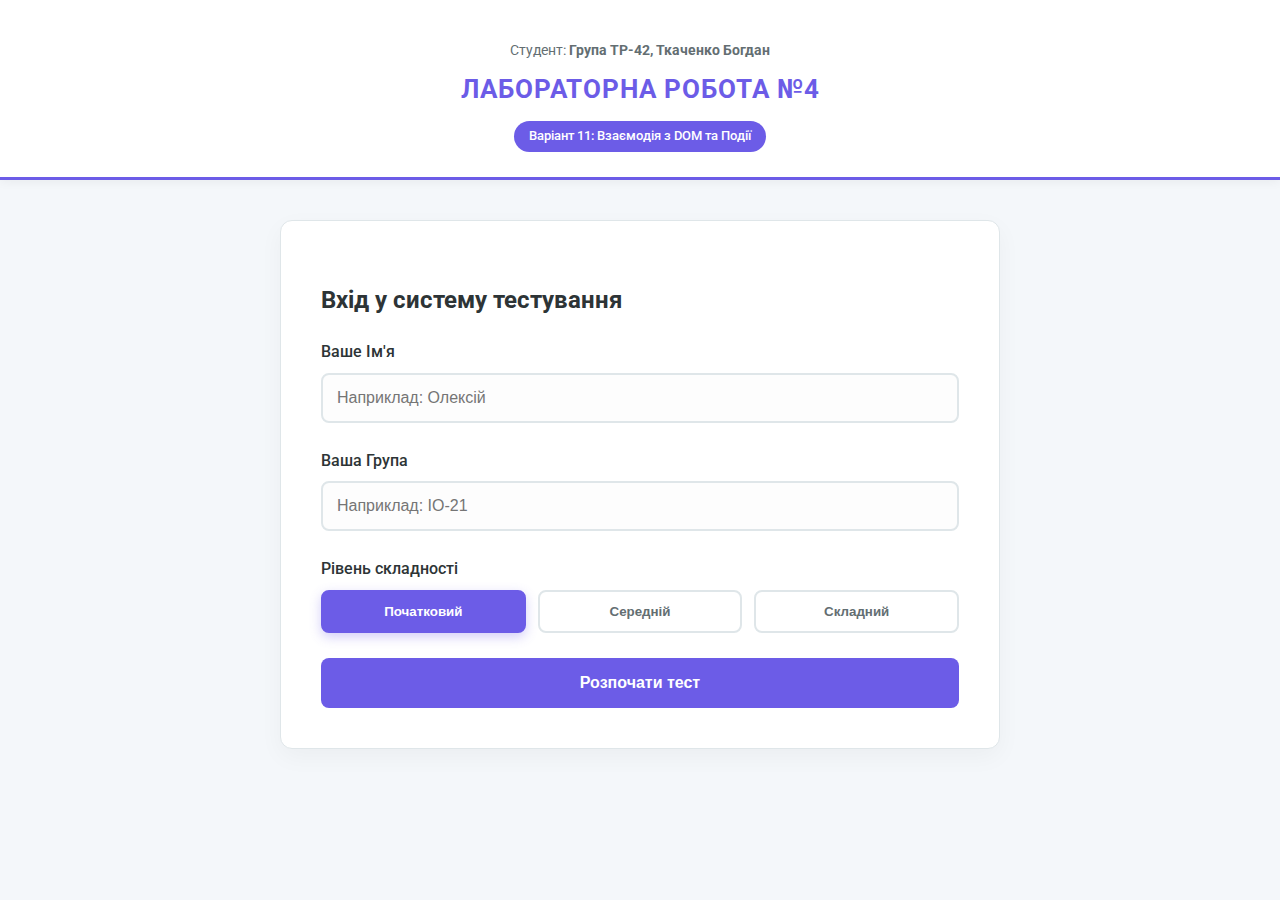
<file: lab4new/index.html>
<!DOCTYPE html>
<html lang="uk">
<head>
    <meta charset="UTF-8">
    <meta name="viewport" content="width=device-width, initial-scale=1.0">
    <title>Тест</title>
    <link href="https://fonts.googleapis.com/css2?family=Roboto:wght@300;400;500;700&display=swap" rel="stylesheet">
    <link rel="stylesheet" href="style.css">
</head>
<body>

    <header>
        <div class="header-content">
            <p class="student-info">Студент: <strong>Група ТР-42, Ткаченко Богдан</strong></p>
            <h1>Лабораторна робота №4</h1>
            <div class="variant-badge">Варіант 11: Взаємодія з DOM та Події</div>
        </div>
    </header>

    <main class="container">
        <section id="start-screen" class="card fade-in">
            <h2>Вхід у систему тестування</h2>
            <form id="start-form">
                <div class="form-group">
                    <label for="userName">Ваше Ім'я</label>
                    <input type="text" id="userName" name="userName" placeholder="Наприклад: Олексій" required minlength="2">
                    <span class="error-msg" id="error-name"></span>
                </div>

                <div class="form-group">
                    <label for="userGroup">Ваша Група</label>
                    <input type="text" id="userGroup" name="userGroup" placeholder="Наприклад: ІО-21" required>
                    <span class="error-msg" id="error-group"></span>
                </div>

                <div class="form-group">
                    <label>Рівень складності</label>
                    <div class="level-selector">
                        <button type="button" class="level-btn active" data-level="easy">Початковий</button>
                        <button type="button" class="level-btn" data-level="medium">Середній</button>
                        <button type="button" class="level-btn" data-level="hard">Складний</button>
                    </div>
                </div>

                <button type="submit" class="primary-btn">Розпочати тест</button>
            </form>
        </section>

        <section id="quiz-screen" class="card hidden">
            <div class="quiz-header">
                <span class="badge" id="display-level">Рівень</span>
                <span class="timer">Питання: <span id="progress-text">1/10</span></span>
            </div>
            
            <div id="questions-container">
                </div>

            <button id="finish-btn" class="primary-btn finish-btn">Завершити тест</button>
        </section>

        <section id="result-screen" class="card hidden">
            <div class="result-content">
                <div class="icon-success">🎓</div>
                <h2>Тестування завершено!</h2>
                <div class="score-display">
                    <span id="final-score">0</span> / <span id="max-score">0</span>
                </div>
                <div class="user-summary">
                    <p><span id="res-name">User</span> (<span id="res-group">Group</span>)</p>
                    <p id="storage-status" class="status-text"></p>
                </div>
                <button onclick="location.reload()" class="secondary-btn">Спробувати ще раз</button>
            </div>
        </section>
    </main>

    <script src="script.js"></script>
</body>
</html>
</file>
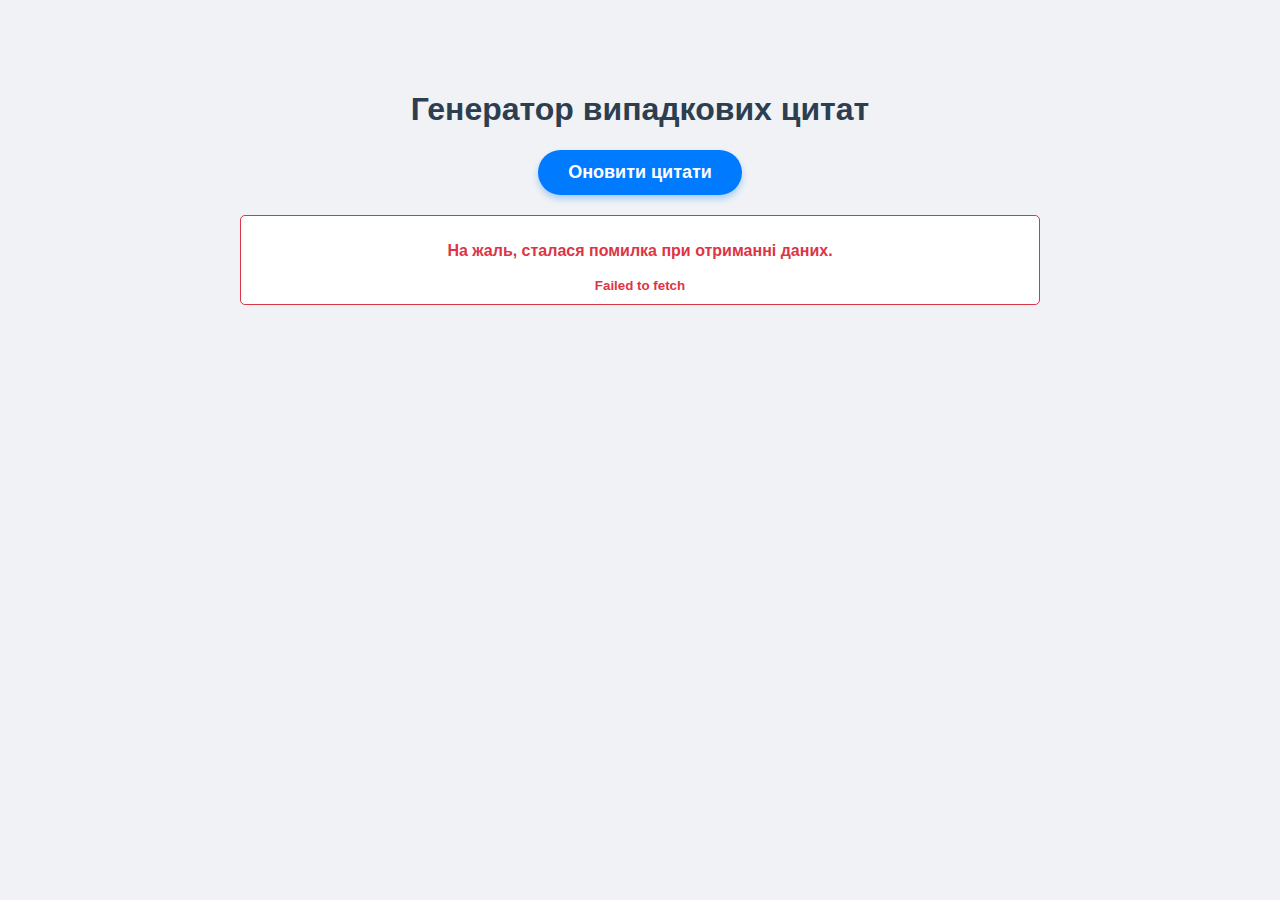
<file: lab5/index.html>
<!DOCTYPE html>
<html lang="uk">
<head>
    <meta charset="UTF-8">
    <meta name="viewport" content="width=device-width, initial-scale=1.0">
    <title>Варіант 1: Генератор цитат</title>
    <style>
        body {
            font-family: 'Segoe UI', Tahoma, Geneva, Verdana, sans-serif;
            max-width: 800px;
            margin: 50px auto;
            padding: 20px;
            background-color: #f0f2f5;
            color: #333;
        }
        h1 {
            text-align: center;
            color: #2c3e50;
        }
        .loading { color: #666; font-style: italic; text-align: center; }
        .error { color: #dc3545; font-weight: bold; text-align: center; border: 1px solid #dc3545; padding: 10px; border-radius: 5px; background: #fff; }
        
        .quotes-grid {
            display: flex;
            flex-direction: column;
            gap: 20px;
            margin-top: 30px;
        }

        .card {
            background: white;
            border-left: 5px solid #007bff;
            padding: 20px;
            border-radius: 8px;
            box-shadow: 0 4px 6px rgba(0,0,0,0.1);
            transition: transform 0.2s;
        }

        .card:hover {
            transform: translateY(-3px);
        }

        .card blockquote {
            margin: 0;
            font-size: 1.2em;
            font-style: italic;
            color: #444;
            line-height: 1.5;
        }

        .card blockquote::before {
            content: "«";
            font-size: 2em;
            color: #007bff;
            vertical-align: sub;
            margin-right: 5px;
        }

        .card .author {
            margin-top: 15px;
            text-align: right;
            font-weight: bold;
            color: #555;
            font-size: 0.95em;
        }
        
        .card .author::before {
            content: "— ";
        }

        .controls {
            display: flex;
            justify-content: center;
            margin-bottom: 20px;
        }

        button {
            background: #007bff;
            color: white;
            border: none;
            padding: 12px 30px;
            border-radius: 25px;
            cursor: pointer;
            font-size: 18px;
            font-weight: bold;
            box-shadow: 0 4px 6px rgba(0,123,255,0.3);
            transition: background 0.3s;
        }

        button:hover { background: #0056b3; }
        button:disabled { background: #ccc; cursor: not-allowed; }

    </style>
</head>
<body>

    <h1>Генератор випадкових цитат</h1>

    <div class="controls">
        <button id="loadBtn">Оновити цитати</button>
    </div>

    <div id="result"></div>

    <script>
        const loadBtn = document.getElementById('loadBtn');
        const resultDiv = document.getElementById('result');

        // ВИКОРИСТОВУЄМО БІЛЬШ СТАБІЛЬНИЙ API (DummyJSON)
        // Замість api.quotable.io, який часто не працює
        const API_URL = 'https://dummyjson.com/quotes?limit=5';

        async function loadData() {
            resultDiv.innerHTML = '<p class="loading">Завантаження...</p>';
            loadBtn.disabled = true;

            try {
                // 1. Робимо запит
                const response = await fetch(API_URL);

                if (!response.ok) {
                    throw new Error(`HTTP помилка! Статус: ${response.status}`);
                }

                // 2. Отримуємо JSON
                const data = await response.json();
                
                // 3. DummyJSON повертає об'єкт { quotes: [...] }, тому беремо data.quotes
                renderQuotes(data.quotes);

            } catch (error) {
                resultDiv.innerHTML = `
                    <div class="error">
                        <p>На жаль, сталася помилка при отриманні даних.</p>
                        <small>${error.message}</small>
                    </div>
                `;
            } finally {
                loadBtn.disabled = false;
            }
        }

        function renderQuotes(quotesList) {
            if (!quotesList || quotesList.length === 0) {
                resultDiv.innerHTML = '<p>Цитат не знайдено.</p>';
                return;
            }

            // У DummyJSON поля називаються 'quote' та 'author'
            const quotesHTML = quotesList.map(item => `
                <div class="card">
                    <blockquote>${item.quote}</blockquote>
                    <div class="author">${item.author}</div>
                </div>
            `).join('');

            resultDiv.innerHTML = `<div class="quotes-grid">${quotesHTML}</div>`;
        }

        loadBtn.addEventListener('click', loadData);
        loadData();
    </script>
</body>
</html>
</file>
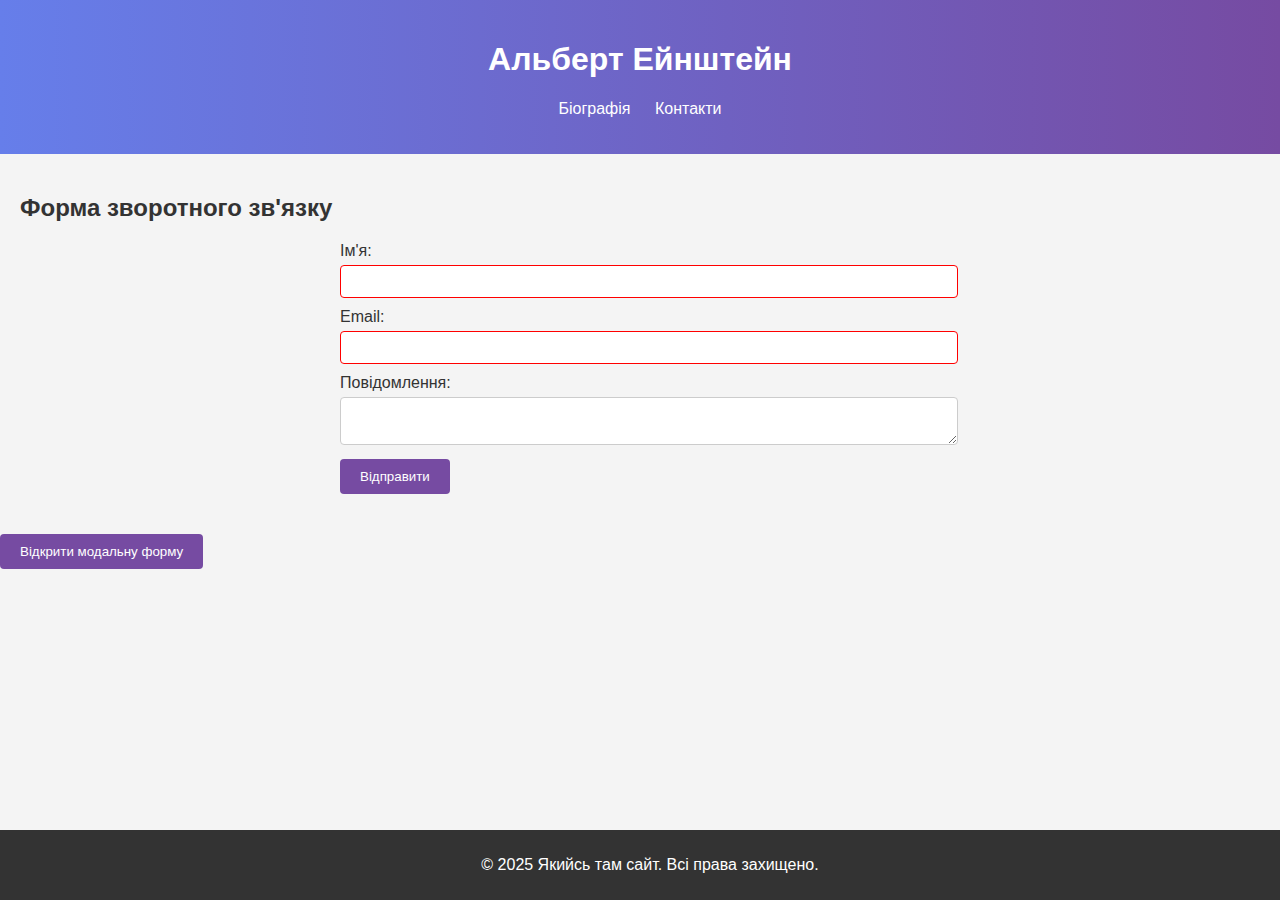
<file: lab1/contact.html>
<!DOCTYPE html>
<html lang="uk">
<head>
    <meta charset="UTF-8">
    <meta name="viewport" content="width=device-width, initial-scale=1.0">
    <meta name="description" content="Контактна сторінка сайту Альберта Ейнштейна з формами зворотного зв'язку.">
    <meta name="keywords" content="контакти, форма, зворотний зв'язок">
    <title>Альберт Ейнштейн - Контакти</title>
    <link rel="stylesheet" href="styles.css">

</head>
<body>
    <header>
        <h1>Альберт Ейнштейн</h1>
        <nav>
            <ul>
                <li><a href="index.html">Біографія</a></li>
                <li><a href="contact.html">Контакти</a></li>
            </ul>
        </nav>
    </header>

    <main>
        <section>
            <h2>Форма зворотного зв'язку</h2>
            <form action="submit_form.php" method="post">
                <label for="name">Ім'я:</label>
                <input type="text" id="name" name="name" required>

                <label for="email">Email:</label>
                <input type="email" id="email" name="email" required>

                <label for="message">Повідомлення:</label>
                <textarea id="message" name="message" required></textarea>

                <button type="submit">Відправити</button>
            </form>
        </section>

        <section class="modal" id="modal-form">
            <div class="modal-content">
                <span class="close">&times;</span>
                <h3>Модальна форма</h3>
                <form action="submit_modal.php" method="post">
                    <label for="feedback">Зворотний зв'язок:</label>
                    <input type="text" id="feedback" name="feedback" required>
                    <button type="submit">Надіслати</button>
                </form>
            </div>
        </section>
    </main>

    <footer>
        <p>&copy; 2025 Якийсь там сайт. Всі права захищено.</p>
    </footer>

    <script>

        var modal = document.getElementById("modal-form");
        var btn = document.createElement("button");
        btn.textContent = "Відкрити модальну форму";
        btn.onclick = function() { modal.style.display = "block"; };
        document.body.appendChild(btn);

        var span = document.getElementsByClassName("close")[0];
        span.onclick = function() { modal.style.display = "none"; };
    </script>
</body>
</html>
</file>
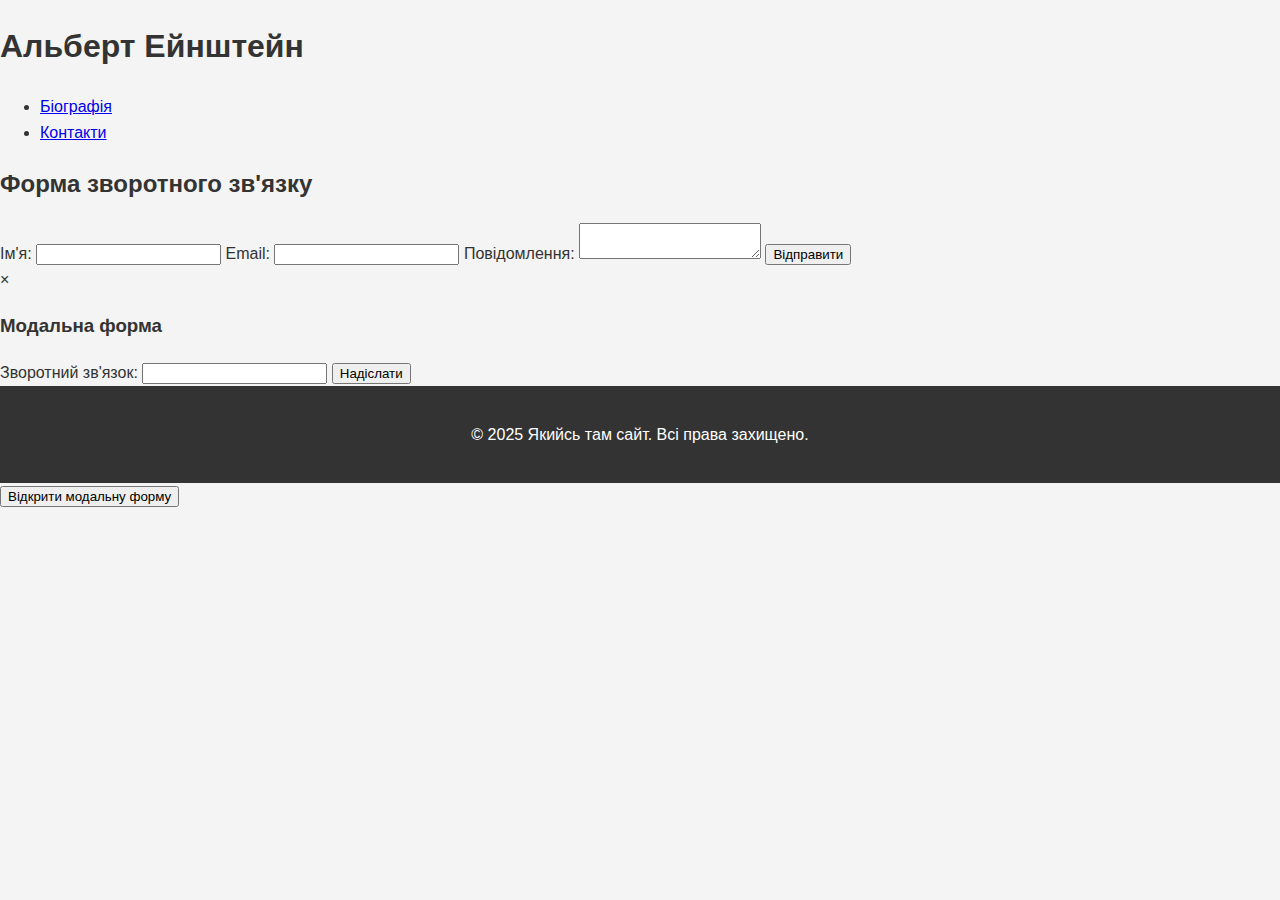
<file: lab3/contact.html>
<!DOCTYPE html>
<html lang="uk">
<head>
    <meta charset="UTF-8">
    <meta name="viewport" content="width=device-width, initial-scale=1.0">
    <meta name="description" content="Контактна сторінка сайту Альберта Ейнштейна з формами зворотного зв'язку.">
    <meta name="keywords" content="контакти, форма, зворотний зв'язок">
    <title>Альберт Ейнштейн - Контакти</title>
    <link rel="stylesheet" href="styles.css">

</head>
<body>
    <header>
        <h1>Альберт Ейнштейн</h1>
        <nav>
            <ul>
                <li><a href="index.html">Біографія</a></li>
                <li><a href="contact.html">Контакти</a></li>
            </ul>
        </nav>
    </header>

    <main>
        <section>
            <h2>Форма зворотного зв'язку</h2>
            <form action="submit_form.php" method="post">
                <label for="name">Ім'я:</label>
                <input type="text" id="name" name="name" required>

                <label for="email">Email:</label>
                <input type="email" id="email" name="email" required>

                <label for="message">Повідомлення:</label>
                <textarea id="message" name="message" required></textarea>

                <button type="submit">Відправити</button>
            </form>
        </section>

        <section class="modal" id="modal-form">
            <div class="modal-content">
                <span class="close">&times;</span>
                <h3>Модальна форма</h3>
                <form action="submit_modal.php" method="post">
                    <label for="feedback">Зворотний зв'язок:</label>
                    <input type="text" id="feedback" name="feedback" required>
                    <button type="submit">Надіслати</button>
                </form>
            </div>
        </section>
    </main>

    <footer>
        <p>&copy; 2025 Якийсь там сайт. Всі права захищено.</p>
    </footer>

    <script>

        var modal = document.getElementById("modal-form");
        var btn = document.createElement("button");
        btn.textContent = "Відкрити модальну форму";
        btn.onclick = function() { modal.style.display = "block"; };
        document.body.appendChild(btn);

        var span = document.getElementsByClassName("close")[0];
        span.onclick = function() { modal.style.display = "none"; };
    </script>
</body>
</html>
</file>
<file: lab4new/style.css>
:root {
    /* Змінено основний колір на фіолетовий для Варіанту 11 */
    --primary: #6c5ce7;      
    --accent: #f1f2f6;        
    --border: #dfe6e9;       
    --text: #2d3436;          
    --white: #ffffff;
    --success: #00b894;       
    --danger: #d63031;       
}

body {
    font-family: 'Roboto', 'Segoe UI', Arial, sans-serif;
    background-color: #f4f7fa;
    color: var(--text);
    margin: 0;
    line-height: 1.6;
}

/* --- ЗАГОЛОВОК --- */
header {
    background-color: var(--white);
    border-bottom: 3px solid var(--primary);
    padding: 25px 0;
    text-align: center;
    margin-bottom: 40px;
    box-shadow: 0 2px 10px rgba(0,0,0,0.05);
}

header h1 {
    margin: 0;
    color: var(--primary);
    font-size: 26px;
    text-transform: uppercase;
    letter-spacing: 1px;
}

.student-info {
    color: #636e72;
    margin-bottom: 8px;
    font-size: 14px;
}

.variant-badge {
    display: inline-block;
    background: var(--primary);
    color: var(--white);
    padding: 5px 15px;
    font-size: 13px;
    border-radius: 20px;
    margin-top: 10px;
    font-weight: 500;
}

/* КОНТЕЙНЕР */
.container {
    max-width: 720px;
    margin: 0 auto;
    padding: 0 20px 50px 20px;
}

/* Картка */
.card {
    background: var(--white);
    border: 1px solid var(--border);
    border-radius: 12px; 
    padding: 40px;
    box-shadow: 0 8px 24px rgba(0,0,0,0.04);
}

.hidden { display: none; }

/* Анімація появи */
.fade-in {
    animation: fadeIn 0.5s ease-in-out;
}

@keyframes fadeIn {
    from { opacity: 0; transform: translateY(10px); }
    to { opacity: 1; transform: translateY(0); }
}

/* ФОРМИ ТА ІНПУТИ */
.form-group {
    margin-bottom: 25px;
}

label {
    display: block;
    font-weight: 500;
    margin-bottom: 8px;
    color: var(--text);
}

input[type="text"], select, textarea {
    width: 100%;
    padding: 14px;
    border: 2px solid var(--border);
    border-radius: 8px;
    font-size: 16px;
    box-sizing: border-box; 
    background-color: #fdfdfd;
    transition: all 0.3s ease;
}

input:focus, select:focus, textarea:focus {
    border-color: var(--primary);
    outline: none;
    background-color: var(--white);
    box-shadow: 0 0 0 3px rgba(108, 92, 231, 0.1);
}

input.invalid {
    border-color: var(--danger);
}

.error-msg {
    color: var(--danger);
    font-size: 13px;
    margin-top: 5px;
    display: block;
}

/* КНОПКИ  */
.primary-btn, .secondary-btn {
    display: block;
    width: 100%;
    padding: 16px;
    border: none;
    border-radius: 8px;
    font-size: 16px;
    font-weight: 600;
    cursor: pointer;
    text-align: center;
    transition: transform 0.2s, background-color 0.2s;
}

.primary-btn {
    background-color: var(--primary);
    color: var(--white);
}

.primary-btn:hover {
    background-color: #5849be; 
    transform: translateY(-2px);
}

.secondary-btn {
    background-color: #b2bec3;
    color: var(--text);
    margin-top: 15px;
}

.secondary-btn:hover {
    background-color: #dfe6e9;
}

/* ВИБІР РІВНЯ */
.level-selector {
    display: flex;
    gap: 12px;
}

.level-btn {
    flex: 1;
    padding: 12px;
    background: var(--white);
    border: 2px solid var(--border);
    color: #636e72;
    font-weight: 600;
    cursor: pointer;
    border-radius: 8px;
    transition: all 0.2s;
}

.level-btn:hover {
    border-color: #b2bec3;
}

.level-btn.active {
    border-color: var(--primary);
    background-color: var(--primary);
    color: var(--white);
    box-shadow: 0 4px 12px rgba(108, 92, 231, 0.3);
}

/* ПИТАННЯ ТЕСТУ */
.quiz-header {
    display: flex;
    justify-content: space-between;
    align-items: center;
    margin-bottom: 25px;
    padding-bottom: 15px;
    border-bottom: 2px solid var(--accent);
}

.badge {
    background: var(--accent);
    color: var(--primary);
    padding: 5px 12px;
    border-radius: 6px;
    font-weight: bold;
    font-size: 14px;
}

.timer {
    font-weight: 600;
    color: #636e72;
}

.question-block {
    margin-bottom: 35px;
    animation: fadeIn 0.5s forwards;
    opacity: 0;
}

.question-block h3 {
    font-size: 19px;
    margin-bottom: 15px;
    color: #2d3436;
}

/* Варіанти відповідей */
.answer-option {
    display: flex;
    align-items: center;
    padding: 12px 18px;
    margin-bottom: 10px;
    border: 2px solid var(--border);
    border-radius: 8px;
    cursor: pointer;
    transition: all 0.2s;
}

.answer-option:hover {
    background-color: var(--accent);
    border-color: #b0c4de;
}

.answer-option input {
    margin-right: 15px;
    transform: scale(1.2);
}

/* DRAG & DROP */
.dnd-area {
    display: flex;
    gap: 20px;
    margin-top: 20px;
}

.dnd-source, .dnd-target {
    flex: 1;
    padding: 20px;
    background-color: var(--accent);
    border: 2px dashed var(--border); 
    border-radius: 8px;
    min-height: 220px;
}

.dnd-target {
    border-color: var(--success); 
    background-color: #f0fbf4;
}

.draggable {
    background: var(--white);
    border: 1px solid #ccc;
    padding: 10px 14px;
    margin-bottom: 10px;
    border-radius: 6px;
    cursor: grab;
    font-size: 14px;
    box-shadow: 0 2px 5px rgba(0,0,0,0.05);
}

.draggable:active {
    cursor: grabbing;
}

.drop-slot {
    background: var(--white);
    border: 1px solid var(--border);
    border-radius: 6px;
    margin-bottom: 12px;
    padding: 12px;
    min-height: 50px;
}

.drop-slot strong {
    display: block;
    font-size: 11px;
    color: #888;
    margin-bottom: 8px;
    text-transform: uppercase;
    letter-spacing: 0.5px;
}

/* РЕЗУЛЬТАТИ */
.result-content {
    text-align: center;
    padding: 20px 0;
}

.icon-success {
    font-size: 70px;
    margin-bottom: 10px;
}

.score-display {
    font-size: 56px;
    font-weight: 800;
    color: var(--primary);
    margin: 10px 0 30px 0;
}

.user-summary {
    background: var(--accent);
    padding: 20px;
    border-radius: 10px;
    margin-bottom: 30px;
}

.status-text {
    font-size: 12px;
    color: #636e72;
    margin-top: 5px;
}

/* Адаптивність */
@media (max-width: 600px) {
    .dnd-area {
        flex-direction: column;
    }
    .card {
        padding: 20px;
    }
}
</file>
<file: lab1/styles.css>
body {
    font-family: Arial, sans-serif;
    margin: 0;
    padding: 0;
    background-color: #f4f4f4;
    color: #333;
}

header {
    background: linear-gradient(to right, #667eea, #764ba2);
    color: white;
    padding: 20px;
    text-align: center;
}

nav ul {
    list-style: none;
    padding: 0;
}

nav ul li {
    display: inline;
    margin: 0 10px;
}

nav ul li a {
    color: white;
    text-decoration: none;
}

main {
    padding: 20px;
}

section, article {
    margin-bottom: 20px;
}

table {
    width: 100%;
    border-collapse: collapse;
}

table th, table td {
    border: 1px solid #ddd;
    padding: 8px;
}

table th {
    background-color: #f2f2f2;
}

aside {
    background-color: #e9ecef;
    padding: 10px;
    border-left: 4px solid #667eea;
}

footer {
    background-color: #333;
    color: white;
    text-align: center;
    padding: 10px;
    position: fixed;
    width: 100%;
    bottom: 0;
}

/* Form styles */
form {
    max-width: 600px;
    margin: 0 auto;
}

label {
    display: block;
    margin-bottom: 5px;
}

input, textarea {
    width: 100%;
    padding: 8px;
    margin-bottom: 10px;
    border: 1px solid #ccc;
    border-radius: 4px;
}

input:focus, textarea:focus {
    border-color: #667eea;
    box-shadow: 0 0 5px rgba(102, 126, 234, 0.5);
    animation: focus-glow 0.5s ease-in-out;
}

@keyframes focus-glow {
    from { box-shadow: 0 0 0 rgba(102, 126, 234, 0.5); }
    to { box-shadow: 0 0 5px rgba(102, 126, 234, 0.5); }
}

button {
    background-color: #764ba2;
    color: white;
    padding: 10px 20px;
    border: none;
    border-radius: 4px;
    cursor: pointer;
}

button:hover {
    background-color: #667eea;
}

button:active {
    transform: scale(0.98);
}

input:valid {
    border-color: green;
}

input:invalid {
    border-color: red;
}

/* Modal */
.modal {
    display: none;
    position: fixed;
    z-index: 1000;
    left: 0;
    top: 0;
    width: 100%;
    height: 100%;
    background-color: rgba(0,0,0,0.5);
}

.modal-content {
    background-color: white;
    margin: 15% auto;
    padding: 20px;
    border: 1px solid #888;
    width: 80%;
    box-shadow: 0 4px 8px rgba(0,0,0,0.2);
    border-radius: 8px;
}

.close {
    color: #aaa;
    float: right;
    font-size: 28px;
    font-weight: bold;
}

.close:hover,
.close:focus {
    color: black;
    cursor: pointer;
}

/* Float example */
aside {
    float: right;
    width: 30%;
    margin-left: 20px;
}
</file>
<file: lab3/styles.css>
/* === 1. Базові налаштування (Mobile-First) === */
body {
    font-family: Arial, sans-serif;
    margin: 0;
    padding: 0;
    background-color: #f4f4f4;
    color: #333;
    line-height: 1.6;
}

/* Гнучкі зображення [cite: 299-304] */
img {
    max-width: 100%;
    height: auto;
    display: block;
}

/* Контейнер для обмеження ширини */
.container {
    width: 100%;
    padding: 0 15px; /* Відступи по краях для мобільних */
    margin: 0 auto;
    box-sizing: border-box;
}

/* === 2. Flexbox: Шапка та Навігація [cite: 156-159] === */
.main-header {
    background: linear-gradient(to right, #667eea, #764ba2);
    color: white;
    padding: 1rem 0;
}

/* Flexbox використання №1: Вирівнювання лого і меню */
.header-content {
    display: flex;
    flex-direction: column; /* На мобільному - вертикально */
    align-items: center;
    gap: 1rem;
}

.main-header h1 {
    margin: 0;
    font-size: 1.5rem;
}

/* Flexbox використання №2: Пункти меню */
.main-nav ul {
    list-style: none;
    padding: 0;
    margin: 0;
    display: flex; /* Flex container */
    flex-wrap: wrap; /* Перенос рядків на дуже малих екранах */
    gap: 15px;
    justify-content: center;
}

.main-nav a {
    color: white;
    text-decoration: none;
    font-weight: bold;
    padding: 5px 10px;
    border-radius: 4px;
    transition: background 0.3s;
}

.main-nav a:hover {
    background-color: rgba(255, 255, 255, 0.2);
}

/* === 3. CSS Grid: Основний макет [cite: 230-236] === */
/* На мобільному це просто блок, Grid вмикаємо пізніше або робимо 1 колонку */
.content-grid {
    display: grid; /* Grid використання №1 */
    grid-template-columns: 1fr; /* Одна колонка на мобільному */
    gap: 20px;
    padding: 20px 0;
}

.main-content {
    background: white;
    padding: 20px;
    border-radius: 8px;
    box-shadow: 0 2px 5px rgba(0,0,0,0.05);
}

/* Сайдбар */
.sidebar {
    background-color: #e9ecef;
    padding: 20px;
    border-left: 4px solid #667eea;
    border-radius: 4px;
    /* Прибрано float, тепер це частина Grid/Flow */
}

/* Таблиця */
.table-responsive {
    overflow-x: auto; /* Горизонтальний скрол для таблиць на мобільному */
}
table {
    width: 100%;
    border-collapse: collapse;
    margin-top: 10px;
}
table th, table td {
    border: 1px solid #ddd;
    padding: 8px;
    text-align: left;
}
table th {
    background-color: #f2f2f2;
}

/* Футер */
footer {
    background-color: #333;
    color: white;
    text-align: center;
    padding: 20px;
    margin-top: auto;
    /* Прибрано position: fixed, бо це погано для мобільних екранів (закриває контент) */
}

/* =========================================
   MEDIA QUERIES (Медіа-запити) [cite: 52-57]
   ========================================= */

/* Breakpoint 1: Планшети (min-width: 600px) [cite: 100] */
@media (min-width: 600px) {
    .main-header h1 {
        font-size: 2rem;
    }
    
    /* Змінюємо напрямок шапки на горизонтальний */
    .header-content {
        flex-direction: row; 
        justify-content: space-between;
    }
}

/* Breakpoint 2: Десктопи / Ландшафт планшетів (min-width: 768px) [cite: 101] */
@media (min-width: 768px) {
    .container {
        max-width: 768px; /* Обмежуємо ширину */
    }

    /* Активуємо двоколоночний Grid */
    .content-grid {
        /* Основний контент - 2 частини, Сайдбар - 1 частина */
        grid-template-columns: 2fr 1fr; 
        align-items: start; /* Щоб сайдбар не розтягувався на всю висоту */
    }

    /* Адаптація зображення в тексті */
    .portrait {
        float: left; /* Обтікання текстом тільки на великих екранах */
        margin: 0 20px 10px 0;
        max-width: 300px;
    }
}

/* Breakpoint 3: Великі екрани (min-width: 1024px) [cite: 102] */
@media (min-width: 1024px) {
    .container {
        max-width: 1000px;
    }

    .main-content {
        padding: 40px; /* Більше простору всередині */
    }

    .main-header {
        padding: 1.5rem 0;
    }
}
</file>
